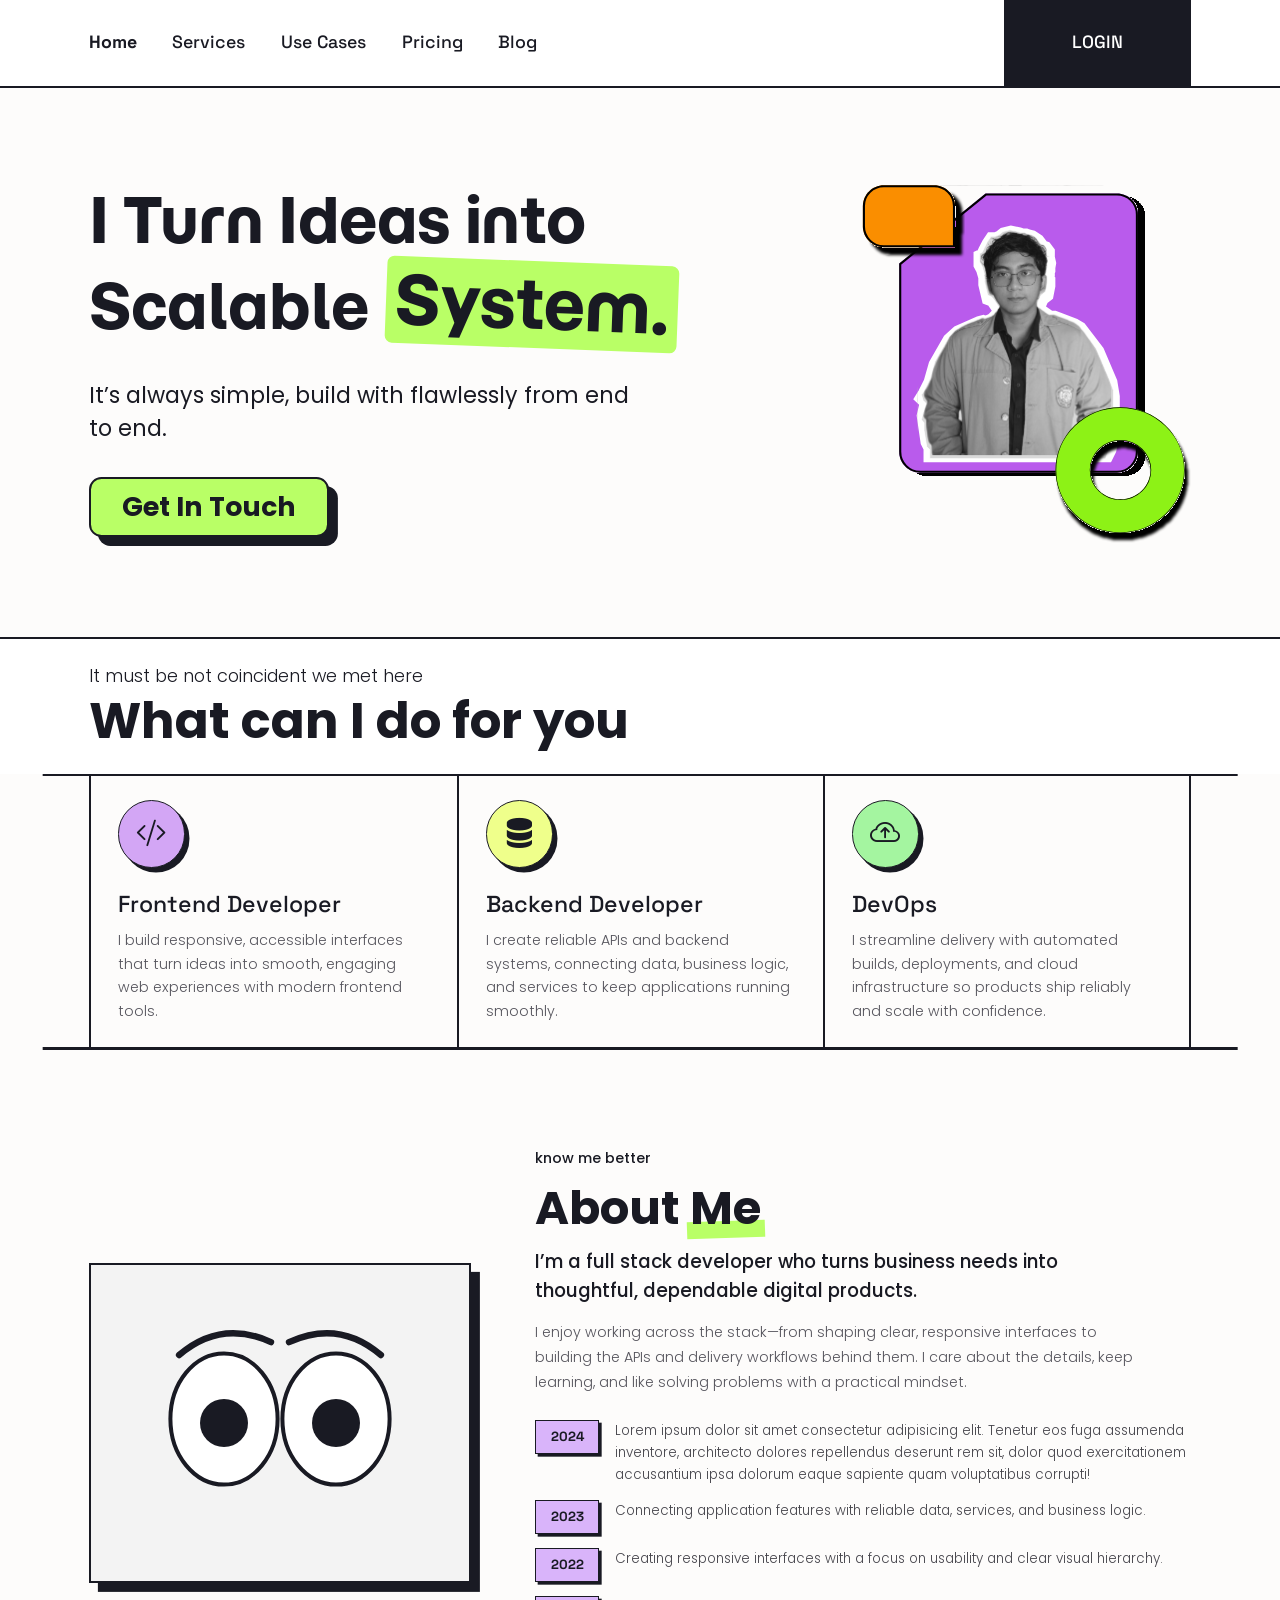
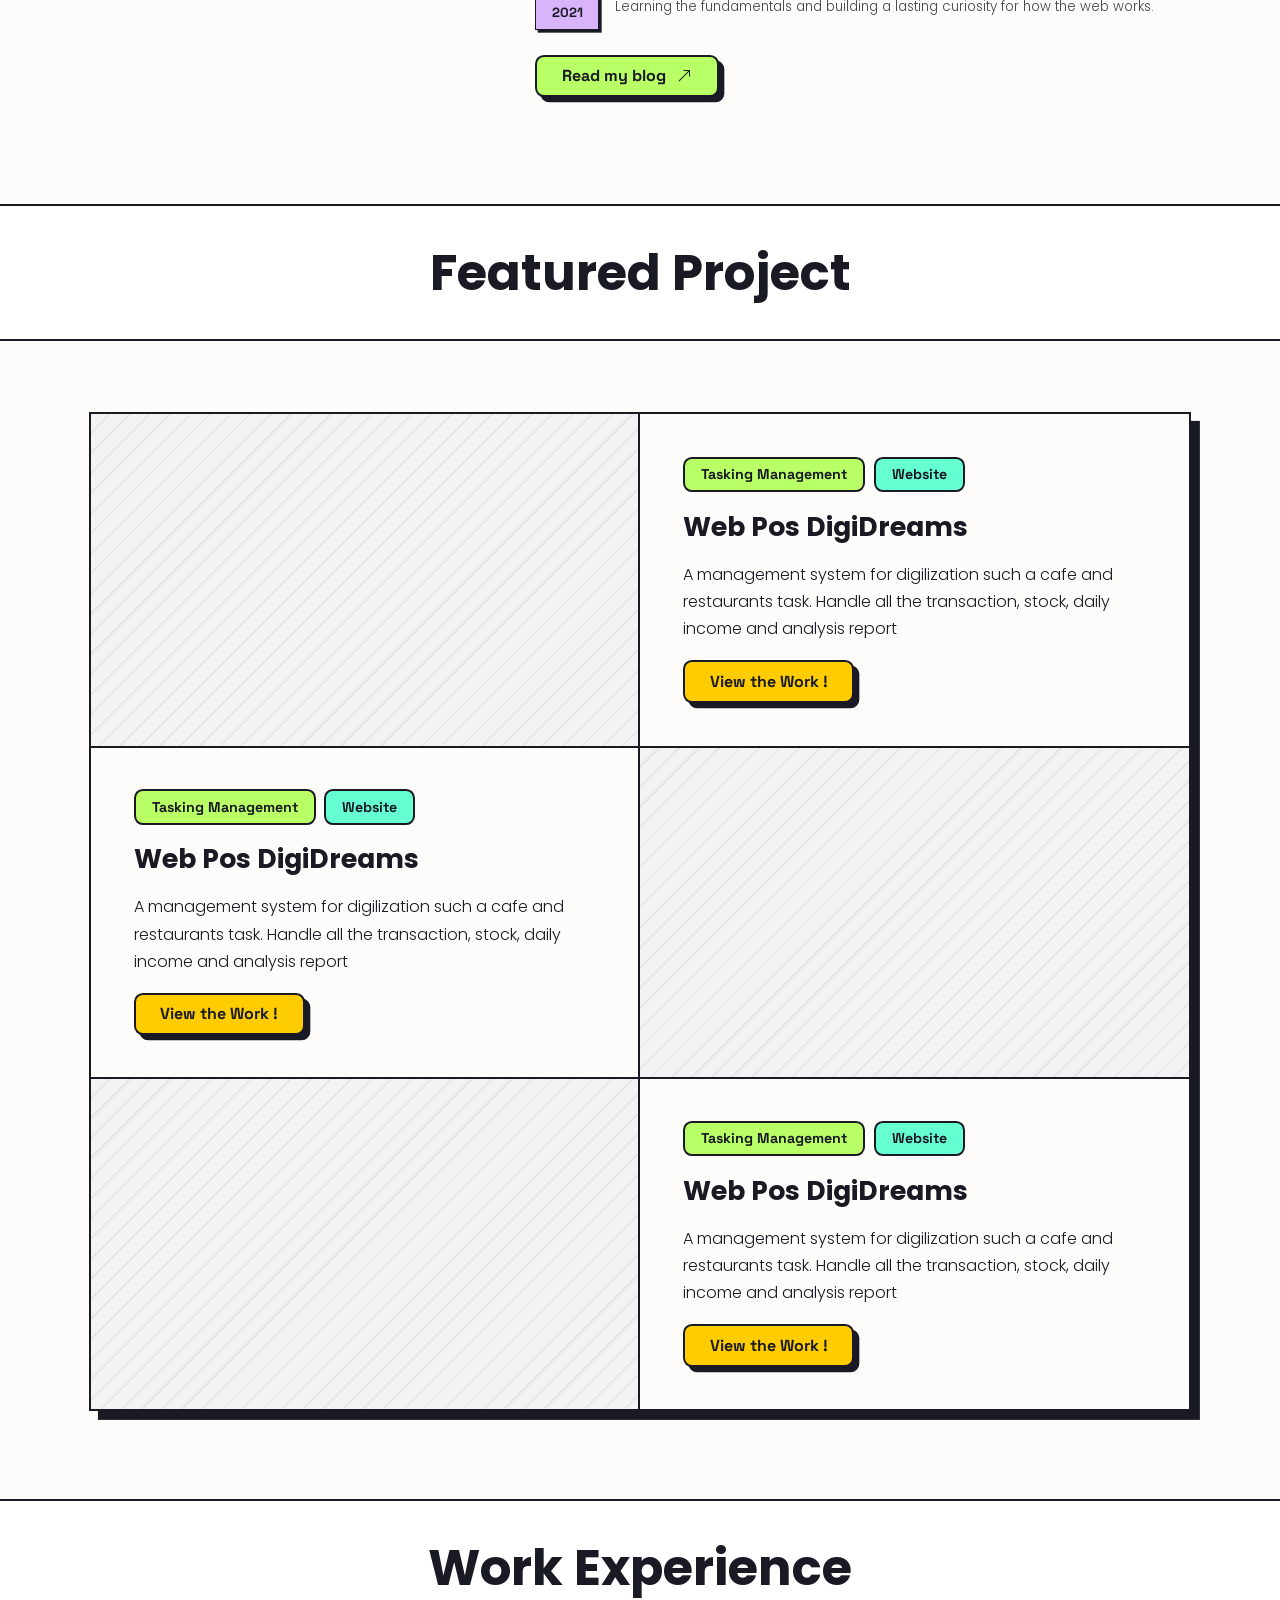
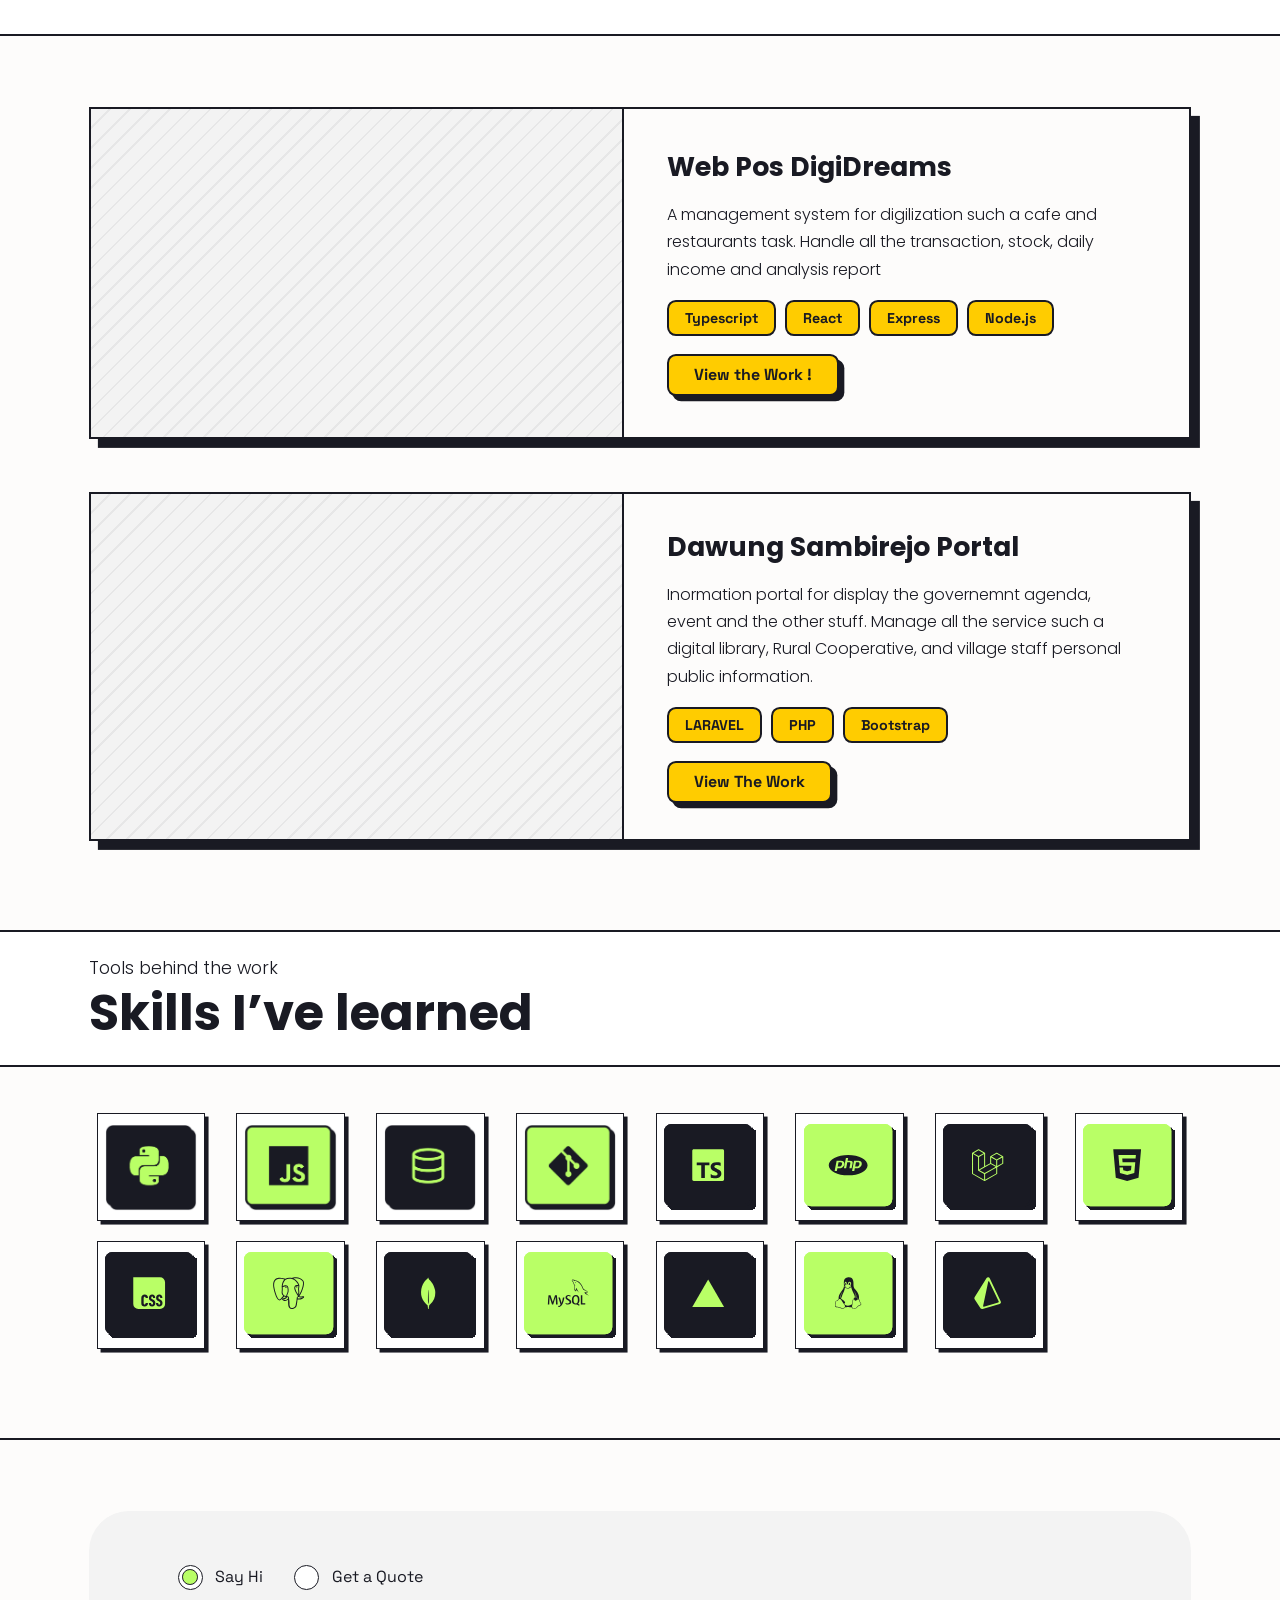
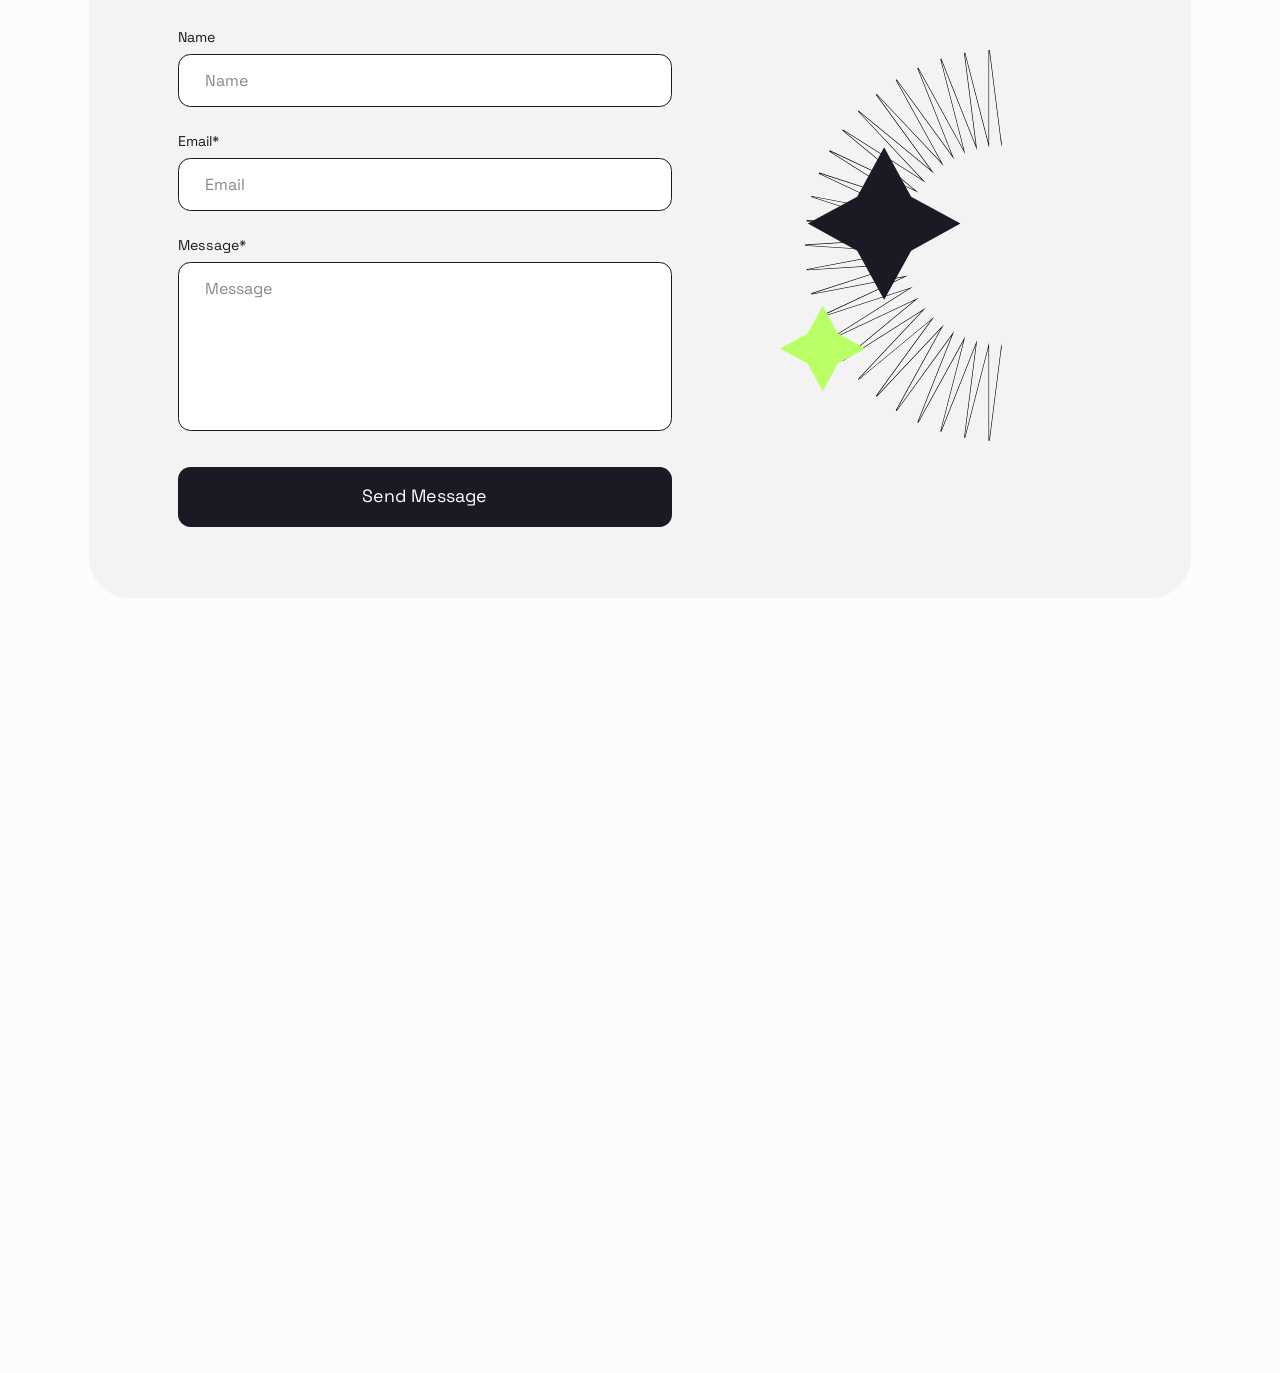
<file: index.html>
<!doctype html>
<html lang="en">
<head>
  <meta charset="utf-8">
  <meta name="viewport" content="width=device-width, initial-scale=1">
  <title>Portfolio — Fullstack Developer</title>
  <link rel="preconnect" href="https://fonts.googleapis.com">
  <link rel="preconnect" href="https://fonts.gstatic.com" crossorigin>
  <link rel="stylesheet" href="https://cdn.jsdelivr.net/npm/bootstrap-icons@1.11.3/font/bootstrap-icons.min.css">
  <link href="https://fonts.googleapis.com/css2?family=Momo+Trust+Display&family=Poppins:wght@300;400;700&family=Space+Grotesk:wght@400;500;700&display=swap" rel="stylesheet">
  <link rel="stylesheet" href="styles.css">
</head>
<body>

  <!-- NAVBAR -->
  <header class="nav">
    <div class="wrap nav__row">
      <nav class="nav__links" aria-label="Main">
        <a href="#home" class="is-active">Home</a>
        <a href="#services">Services</a>
        <a href="#projects">Use Cases</a>
        <a href="#experience">Pricing</a>
        <a href="#contact">Blog</a>
      </nav>
      <a class="nav__login" href="#contact">LOGIN</a>
    </div>
  </header>

  <main>
    <!-- HERO -->
    <section class="hero" id="home">
      <div class="wrap hero__row">
        <div class="hero__content">
          <h1 class="hero__title">
            <span class="hero__line">I Turn Ideas into</span>
            <span class="hero__line">Scalable <span class="hero__hl">System.</span></span>
          </h1>
          <p class="hero__desc">It’s always simple, build with flawlessly from end to end.</p>
          <a class="btn btn--cta" href="#contact">Get In Touch</a>
        </div>
        <img class="hero__art" src="assets/hero-art.svg" width="424" height="497" alt="Portrait on a purple panel with an orange tab and a green ring">
      </div>
    </section>

    <!-- SERVICES -->
    <section class="strip strip--open" id="services">
      <div class="wrap strip__text">
      <p class="eyebrow">It must be not coincident we met here</p>
        <h2 class="title">What can I do for you</h2>
      </div>
    </section>
    <div class="trio" aria-label="Services">
      <article class="trio__cell">
        <span class="service-icon service-icon--purple" aria-hidden="true"><i class="bi bi-code-slash"></i></span>
        <h3 class="service-title">Frontend Developer</h3>
        <p class="service-desc">I build responsive, accessible interfaces that turn ideas into smooth, engaging web experiences with modern frontend tools.</p>
      </article>
      <article class="trio__cell">
        <span class="service-icon service-icon--yellow" aria-hidden="true"><i class="bi bi-server"></i></span>
        <h3 class="service-title">Backend Developer</h3>
        <p class="service-desc">I create reliable APIs and backend systems, connecting data, business logic, and services to keep applications running smoothly.</p>
      </article>
      <article class="trio__cell">
        <span class="service-icon service-icon--green" aria-hidden="true"><i class="bi bi-cloud-arrow-up"></i></span>
        <h3 class="service-title">DevOps</h3>
        <p class="service-desc">I streamline delivery with automated builds, deployments, and cloud infrastructure so products ship reliably and scale with confidence.</p>
      </article>
    </div>

    <!-- ABOUT -->
    <section class="about" id="about">
      <div class="wrap about__layout">
        <div class="about__art">
          <div class="eye-box" aria-label="Illustration of eyes that follow your cursor">
            <svg class="eye-art" viewBox="0 0 400 220" role="img" aria-labelledby="eyes-title">
              <title id="eyes-title">Eyes following the cursor</title>
              <ellipse cx="130" cy="105" rx="67" ry="82" fill="#fff" stroke="#191a23" stroke-width="5"/>
              <ellipse cx="270" cy="105" rx="67" ry="82" fill="#fff" stroke="#191a23" stroke-width="5"/>
              <path class="eye-brow eye-brow--left" d="M72 25q58-37 116 0" fill="none" stroke="#191a23" stroke-width="8" stroke-linecap="round"/>
              <path class="eye-brow eye-brow--right" d="M212 25q58-37 116 0" fill="none" stroke="#191a23" stroke-width="8" stroke-linecap="round"/>
              <g class="eye-pupil"><circle cx="130" cy="110" r="30" fill="#191a23"/></g>
              <g class="eye-pupil"><circle cx="270" cy="110" r="30" fill="#191a23"/></g>
              <ellipse class="eye-lid eye-lid--left" cx="130" cy="105" rx="67" ry="82" fill="#f3f3f3" stroke="#191a23" stroke-width="5"/>
              <ellipse class="eye-lid eye-lid--right" cx="270" cy="105" rx="67" ry="82" fill="#f3f3f3" stroke="#191a23" stroke-width="5"/>
            </svg>
          </div>
        </div>
        <div class="about__content">
          <p class="eyebrow">know me better</p>
          <h2 class="title">About <span class="about__highlight">Me</span></h2>
          <p class="about__lead">I’m a full stack developer who turns business needs into thoughtful, dependable digital products.</p>
          <p class="about__body">I enjoy working across the stack—from shaping clear, responsive interfaces to building the APIs and delivery workflows behind them. I care about the details, keep learning, and like solving problems with a practical mindset.</p>
          <div class="about__timeline" aria-label="Development journey by year">
            <article class="about-milestone"><span class="about-milestone__year">2024</span><p>Lorem ipsum dolor sit amet consectetur adipisicing elit. Tenetur eos fuga assumenda inventore, architecto dolores repellendus deserunt rem sit, dolor quod exercitationem accusantium ipsa dolorum eaque sapiente quam voluptatibus corrupti!</p></article>
            <article class="about-milestone"><span class="about-milestone__year">2023</span><p>Connecting application features with reliable data, services, and business logic.</p></article>
            <article class="about-milestone"><span class="about-milestone__year">2022</span><p>Creating responsive interfaces with a focus on usability and clear visual hierarchy.</p></article>
            <article class="about-milestone"><span class="about-milestone__year">2021</span><p>Learning the fundamentals and building a lasting curiosity for how the web works.</p></article>
          </div>
          <a class="btn about__blog" href="blog.html">Read my blog <i class="bi bi-arrow-up-right" aria-hidden="true"></i></a>
        </div>
      </div>
    </section>

    <!-- FEATURED PROJECT -->
    <section class="strip strip--center" id="projects">
      <div class="wrap"><h2 class="title">Featured Project</h2></div>
    </section>
    <section class="block">
      <div class="wrap">
        <div class="frame">
          <div class="prow">
            <div class="slot" aria-hidden="true"></div>
            <article class="cardbody">
              <div class="tags"><span class="tag tag--green">Tasking Management</span><span class="tag tag--mint">Website</span></div>
              <h3 class="card-title">Web Pos DigiDreams</h3>
              <p class="body">A management system for digilization such a cafe and restaurants task. Handle all the transaction, stock, daily income and analysis report</p>
              <a class="btn" href="#">View the Work !</a>
            </article>
          </div>
          <div class="prow">
            <article class="cardbody">
              <div class="tags"><span class="tag tag--green">Tasking Management</span><span class="tag tag--mint">Website</span></div>
              <h3 class="card-title">Web Pos DigiDreams</h3>
              <p class="body">A management system for digilization such a cafe and restaurants task. Handle all the transaction, stock, daily income and analysis report</p>
              <a class="btn" href="#">View the Work !</a>
            </article>
            <div class="slot" aria-hidden="true"></div>
          </div>
          <div class="prow">
            <div class="slot" aria-hidden="true"></div>
            <article class="cardbody">
              <div class="tags"><span class="tag tag--green">Tasking Management</span><span class="tag tag--mint">Website</span></div>
              <h3 class="card-title">Web Pos DigiDreams</h3>
              <p class="body">A management system for digilization such a cafe and restaurants task. Handle all the transaction, stock, daily income and analysis report</p>
              <a class="btn" href="#">View the Work !</a>
            </article>
          </div>
        </div>
      </div>
    </section>

    <!-- WORK EXPERIENCE -->
    <section class="strip strip--center" id="experience">
      <div class="wrap"><h2 class="title">Work Experience</h2></div>
    </section>
    <section class="block block--stack">
      <div class="wrap">
        <article class="frame wcard">
          <div class="slot" aria-hidden="true"></div>
          <div class="cardbody">
            <h3 class="card-title">Web Pos DigiDreams</h3>
            <p class="body">A management system for digilization such a cafe and restaurants task. Handle all the transaction, stock, daily income and analysis report</p>
            <div class="tags"><span class="tag tag--yellow">Typescript</span><span class="tag tag--yellow">React</span><span class="tag tag--yellow">Express</span><span class="tag tag--yellow">Node.js</span></div>
            <a class="btn" href="#">View the Work !</a>
          </div>
        </article>
        <article class="frame wcard">
          <div class="slot" aria-hidden="true"></div>
          <div class="cardbody">
            <h3 class="card-title">Dawung Sambirejo Portal</h3>
            <p class="body">Inormation portal for display the governemnt agenda, event and the other stuff. Manage all the service such a digital library, Rural Cooperative, and village staff personal public information.</p>
            <div class="tags"><span class="tag tag--yellow">LARAVEL</span><span class="tag tag--yellow">PHP</span><span class="tag tag--yellow">Bootstrap</span></div>
            <a class="btn" href="#">View The Work</a>
          </div>
        </article>
      </div>
    </section>

    <!-- SKILLS -->
    <section class="strip skills-heading">
      <div class="wrap strip__text">
        <p class="eyebrow">Tools behind the work</p>
        <h2 class="title">Skills I’ve learned</h2>
      </div>
    </section>
    <section class="skills">
      <div class="wrap">
        <div class="skills__card">
          <img class="skill" src="assets/skill-python.png" width="201" height="189" alt="Python">
          <img class="skill" src="assets/skill-javascript.png" width="201" height="189" alt="JavaScript">
          <img class="skill" src="assets/skill-database.png" width="200" height="189" alt="SQL / Database">
          <img class="skill" src="assets/skill-git.png" width="200" height="189" alt="Git">
          <img class="skill" src="assets/typescript.svg" width="201" height="189" alt="TypeScript">
          <img class="skill" src="assets/php.svg" width="201" height="189" alt="PHP">
          <img class="skill" src="assets/laravel.svg" width="201" height="189" alt="Laravel">
          <img class="skill" src="assets/html.svg" width="201" height="189" alt="HTML">
          <img class="skill" src="assets/css.svg" width="201" height="189" alt="CSS">
          <img class="skill" src="assets/postgresql.svg" width="201" height="189" alt="PostgreSQL">
          <img class="skill" src="assets/mongodb.svg" width="201" height="189" alt="MongoDB">
          <img class="skill" src="assets/mysql.svg" width="201" height="189" alt="MySQL">
          <img class="skill" src="assets/vercel.svg" width="201" height="189" alt="Vercel">
          <img class="skill" src="assets/linux.svg" width="201" height="189" alt="Linux">
          <img class="skill" src="assets/prisma.svg" width="201" height="189" alt="Prisma">
        </div>
      </div>
    </section>

    <hr class="rule">

    <!-- CONTACT -->
    <section class="contact" id="contact">
      <div class="wrap">
        <div class="contact__box">
          <form class="form" id="contact-form" novalidate>
            <div class="form__radios" role="radiogroup" aria-label="Topic">
              <label class="radio"><input type="radio" name="topic" value="hi" checked><span class="radio__dot"></span><span class="radio__label">Say Hi</span></label>
              <label class="radio"><input type="radio" name="topic" value="quote"><span class="radio__dot"></span><span class="radio__label">Get a Quote</span></label>
            </div>
            <div class="form__fields">
              <div class="field"><label for="f-name">Name</label><input id="f-name" name="name" type="text" placeholder="Name" autocomplete="name"></div>
              <div class="field"><label for="f-email">Email*</label><input id="f-email" name="email" type="email" placeholder="Email" autocomplete="email" required></div>
              <div class="field"><label for="f-msg">Message*</label><textarea id="f-msg" name="message" placeholder="Message" required></textarea></div>
            </div>
            <button class="form__submit" type="submit">Send Message</button>
          </form>
          <img class="contact__art" src="assets/contact-art.svg" width="470" height="762" alt="">
        </div>
      </div>
    </section>
  </main>

  <script src="script.js"></script>
</body>
</html>
</file>
<file: styles.css>
/* =========================================================
   Design tokens (from the Figma file, unified)
   ========================================================= */
:root {
  --ink: #191a23;
  --green: #b9ff66;
  --yellow: #ffcc00;
  --mint: #66ffd1;
  --purple: #b95beb;
  --orange: #fa8e00;
  --grey: #f3f3f3;
  --paper: #fdfcfb;
  --placeholder: #898989;

  --line: 3px;                      /* every structural line */
  --shadow-sm: 6px 6px 0 var(--ink);   /* buttons */
  --shadow-lg: 10px 10px 0 var(--ink); /* CTA + framed blocks */
  --r-sm: 10px;                     /* tags, buttons */
  --r-md: 14px;                     /* CTA, inputs */
  --r-lg: 45px;                     /* big standalone panels */

  --f-body: 'Poppins', sans-serif;
  --f-ui: 'Space Grotesk', sans-serif;
  --f-display: 'Momo Trust Display', 'Poppins', sans-serif;
}

*, *::before, *::after { box-sizing: border-box; margin: 0; padding: 0; }
html { scroll-behavior: smooth; }
body {
  background: var(--paper);
  color: var(--ink);
  font-family: var(--f-body);
  font-weight: 300;
  overflow-x: hidden;
}
img { display: block; max-width: none; }
a { color: inherit; text-decoration: none; }

/* One content column: 100px margins on a 1440 canvas */
.wrap { width: 1240px; margin: 0 auto; }

/* =========================================================
   Typography — bold = titles/labels, regular = lead, light = body
   ========================================================= */
.title { font: 700 56px/1.15 var(--f-body); }
.eyebrow { font: 300 20px/1.5 var(--f-body); }
.lead { font: 400 24px/1.5 var(--f-body); }
.body { font: 300 18px/1.7 var(--f-body); }
.card-title { font: 700 30px/1.25 var(--f-body); }

/* =========================================================
   Shared components
   ========================================================= */
.btn {
  display: inline-flex; align-items: center; justify-content: center;
  height: 48px; padding: 0 28px;
  background: var(--yellow); color: var(--ink);
  border: var(--line) solid var(--ink); border-radius: var(--r-sm);
  box-shadow: var(--shadow-sm);
  font: 700 18px/1 var(--f-ui); white-space: nowrap;
  transition: transform .12s, box-shadow .12s;
}
.btn:hover { transform: translate(3px, 3px); box-shadow: 3px 3px 0 var(--ink); }
.btn:active { transform: translate(6px, 6px); box-shadow: 0 0 0 var(--ink); }
.btn--cta {
  height: 68px; padding: 0 35px; background: var(--green);
  border-radius: var(--r-md); box-shadow: var(--shadow-lg);
  font: 700 30px/1 var(--f-body);
}
.btn--cta:hover { transform: translate(5px, 5px); box-shadow: 5px 5px 0 var(--ink); }
.btn--cta:active { transform: translate(10px, 10px); box-shadow: 0 0 0 var(--ink); }

.tags { display: flex; flex-wrap: wrap; gap: 10px; }
.tag {
  display: inline-flex; align-items: center; height: 40px; padding: 0 18px;
  border: var(--line) solid var(--ink); border-radius: var(--r-sm);
  font: 700 16px/1 var(--f-ui); white-space: nowrap;
}
.tag--green { background: var(--green); }
.tag--mint { background: var(--mint); }
.tag--yellow { background: var(--yellow); }

/* Full-bleed section strips: lines run edge to edge */
.strip {
  display: flex; align-items: center; height: 154px; background: #fff;
  border-top: var(--line) solid var(--ink); border-bottom: var(--line) solid var(--ink);
}
.strip--open { border-bottom: 0; }          /* the cards below supply this line */
.strip--center .wrap { text-align: center; }
.strip__text { display: flex; flex-direction: column; gap: 2px; }

/* Framed block: one border, one shadow, flush internal dividers */
.frame {
  background: var(--paper);
  border: var(--line) solid var(--ink); box-shadow: var(--shadow-lg);
}
.block { padding: 80px 0 100px; }
.block--stack .wrap { display: flex; flex-direction: column; gap: 60px; }

/* Empty image slot (project screenshots go here) */
.slot {
  background:
    repeating-linear-gradient(135deg, transparent 0 14px, rgba(25, 26, 35, .06) 14px 16px),
    var(--grey);
}

/* Card text column shared by projects + work experience */
.cardbody {
  display: flex; flex-direction: column; align-items: flex-start; justify-content: center;
  gap: 20px; padding: 40px 48px;
}
.cardbody .body { max-width: 520px; }

/* =========================================================
   Navbar
   ========================================================= */
.nav { background: #fff; border-bottom: var(--line) solid var(--ink); }
.nav__row { height: 97px; display: flex; justify-content: space-between; align-items: stretch; }
.nav__links { display: flex; align-items: center; gap: 40px; font: 500 20px/1 var(--f-ui); }
.nav__links a { transition: opacity .15s; }
.nav__links a:hover { opacity: .55; }
.nav__links a.is-active { font-weight: 700; }
.nav__login {
  width: 211px; display: flex; align-items: center; justify-content: center;
  background: var(--ink); color: #fff; font: 500 20px/1 var(--f-ui);
  transition: background .15s, color .15s;
}
.nav__login:hover { background: var(--green); color: var(--ink); }

/* =========================================================
   Hero
   ========================================================= */
.hero { padding: 56px 0 64px; }
.hero__row { display: flex; align-items: center; justify-content: space-between; }
.hero__content { display: flex; flex-direction: column; align-items: flex-start; gap: 35px; }
.hero__title { font: 400 70px/1.3 var(--f-display); }
.hero__line { display: block; }
.hero__hl {
  display: inline-block; padding: 0 10px; margin-left: 4px;
  background: var(--green); border-radius: 8px;
  font-size: 75px; transform: rotate(2.2deg);
}
.hero__desc { width: 613px; font: 400 25px/1.5 var(--f-body); }
.hero__art { width: 424px; height: 497px; flex: none; }

/* =========================================================
   Services
   ========================================================= */
.trio {
  display: grid; grid-template-columns: repeat(3, 1fr); min-height: 286px; background: var(--paper);
  position: relative; width: calc(100% - 48px); max-width: 1240px; margin: 0 auto;
  border-left: var(--line) solid var(--ink); border-right: var(--line) solid var(--ink);
}
.trio::before, .trio::after {
  content: ''; position: absolute; left: 50%; width: calc(100vw + 64px); height: var(--line);
  background: var(--ink); transform: translateX(-50%);
}
.trio::before { top: 0; }
.trio::after { bottom: 0; }
.trio__cell + .trio__cell { border-left: var(--line) solid var(--ink); }
.trio__cell { min-width: 0; display: flex; flex-direction: column; align-items: flex-start; padding: 30px; }
.service-icon {
  width: 76px; height: 76px; display: grid; place-items: center; margin-bottom: 25px;
  border: 2px solid var(--ink); border-radius: 50%; box-shadow: 5px 5px 0 var(--ink);
  font-size: 34px; line-height: 1;
}
.service-icon--purple { background: #d3a6f5; }
.service-icon--yellow { background: #efff8b; }
.service-icon--green { background: #a4f5a0; }
.service-title { margin-bottom: 12px; font: 500 26px/1.25 var(--f-ui); }
.service-desc { max-width: 460px; color: #55545c; font: 300 16px/1.65 var(--f-body); }
@media (max-width: 900px) {
  .trio {
    grid-template-columns: 1fr; gap: 18px; min-height: 0;
    border: 0;
  }
  .trio::before, .trio::after { display: none; }
  .trio__cell, .trio__cell + .trio__cell {
    padding: 28px 24px; border: var(--line) solid var(--ink);
  }
}

/* =========================================================
   About
   ========================================================= */
.about { padding: 110px 0 120px; }
.about__layout { display: grid; grid-template-columns: 430px minmax(0, 1fr); gap: 72px; align-items: center; }
.about__art { min-width: 0; }
.eye-box { display: grid; place-items: center; min-height: 360px; padding: 30px; background: #f3f3f3; border: var(--line) solid var(--ink); box-shadow: var(--shadow-lg); }
.eye-art { display: block; width: 100%; max-width: 360px; overflow: visible; }
.eye-pupil { transition: transform .07s ease-out; }
.eye-brow { transform-box: fill-box; transform-origin: center; transition: transform .2s ease-in-out; }
.eye-lid { transform-box: fill-box; transform-origin: center; transform: scaleY(0); transition: transform .12s ease-out; }
.eye-box.is-blinking .eye-lid { transform: scaleY(1); transition: transform .09s ease-in; }
.eye-box.is-curious .eye-brow--left { transform: translateY(-8px) rotate(-8deg); }
.eye-box.is-curious .eye-brow--right { transform: translateY(-8px) rotate(8deg); }
.eye-box.is-surprised .eye-brow--left { transform: translateY(-13px) rotate(-5deg) scale(1.08); }
.eye-box.is-surprised .eye-brow--right { transform: translateY(-13px) rotate(5deg) scale(1.08); }
.about__content { display: flex; flex-direction: column; align-items: flex-start; gap: 16px; }
.about__content > .eyebrow { font-size: 16px; font-weight: 500; }
.about__content > .title { font-size: 52px; line-height: 1.1; }
.about__highlight { position: relative; z-index: 0; }
.about__highlight::after { content: ''; position: absolute; z-index: -1; left: -4px; right: -4px; bottom: 3px; height: 19px; background: var(--green); transform: rotate(-2deg); }
.about__lead { max-width: 690px; font: 500 21px/1.55 var(--f-body); }
.about__body { max-width: 690px; color: #55545c; font: 300 16px/1.75 var(--f-body); }
.about__timeline { display: flex; flex-direction: column; gap: 16px; width: 100%; margin: 12px 0 8px; }
.about-milestone { display: grid; grid-template-columns: 72px minmax(0, 1fr); align-items: start; gap: 18px; }
.about-milestone__year { display: inline-flex; min-height: 38px; align-items: center; justify-content: center; padding: 0 8px; background: #d9b4fa; border: 2px solid var(--ink); box-shadow: 3px 3px 0 var(--ink); font: 700 15px/1 var(--f-ui); }
.about-milestone p { color: #45444b; font: 300 15px/1.65 var(--f-body); }
.about__blog { gap: 12px; margin-top: 4px; background: var(--green); }
.about__blog i { font-size: 17px; }
.blog-home { display: flex; align-items: center; font: 500 18px/1 var(--f-ui); }
.blog-page { padding-top: 90px; padding-bottom: 120px; }
.blog-page > .title { margin: 10px 0 18px; }
.blog-intro { max-width: 700px; color: #55545c; font: 300 19px/1.7 var(--f-body); }
.blog-list { display: grid; gap: 24px; margin-top: 54px; }
.blog-post { padding: 30px 34px; background: #fff; border: var(--line) solid var(--ink); box-shadow: var(--shadow-lg); }
.blog-post h2 { margin: 20px 0 12px; font: 700 25px/1.3 var(--f-ui); }
.blog-post p { max-width: 850px; color: #55545c; font: 300 16px/1.75 var(--f-body); }
@media (max-width: 1000px) {
  .about__layout { grid-template-columns: minmax(0, 1fr); gap: 44px; }
  .about__art { width: min(100%, 520px); margin: 0 auto; }
  .eye-box { min-height: 340px; }
}
@media (max-width: 600px) {
  .about { padding: 72px 0; }
  .about__content > .title { font-size: 42px; }
  .about__lead { font-size: 18px; }
  .eye-box { min-height: 260px; padding: 24px; }
  .about-milestone { grid-template-columns: 66px minmax(0, 1fr); gap: 14px; }
  .blog-page { padding-top: 64px; padding-bottom: 80px; }
  .blog-post { padding: 24px 20px; }
  .blog-post h2 { font-size: 21px; }
}

/* =========================================================
   Featured projects (3 rows: slot | text, text | slot, slot | text)
   ========================================================= */
.prow { display: grid; grid-template-columns: 1fr 1fr; min-height: 373px; }
.prow + .prow { border-top: var(--line) solid var(--ink); }
.prow > :first-child { border-right: var(--line) solid var(--ink); }

/* Work experience: image slot flush left, text right */
.wcard { display: grid; grid-template-columns: 600px 1fr; min-height: 373px; }
.wcard > .slot { border-right: var(--line) solid var(--ink); }

/* =========================================================
   Skills
   ========================================================= */
.skills { padding: 52px 0 100px; }
.skills__card {
  display: grid; grid-template-columns: repeat(8, minmax(0, 1fr)); justify-items: center;
  gap: 22px 18px; padding: 0;
}
.skill {
  display: block; width: 100%; max-width: 122px; aspect-ratio: 1; height: auto;
  object-fit: contain; padding: 8px; background: #fff; border: 2px solid var(--ink);
  box-shadow: 4px 4px 0 var(--ink); transition: transform .15s, box-shadow .15s;
}
.skill:hover { transform: translate(-2px, -2px); box-shadow: 6px 6px 0 var(--ink); }
@media (max-width: 1000px) {
  .skills__card { grid-template-columns: repeat(6, minmax(0, 1fr)); gap: 20px 16px; }
}
@media (max-width: 600px) {
  .skills { padding: 36px 0 72px; }
  .skills__card { grid-template-columns: repeat(4, minmax(0, 1fr)); gap: 16px 12px; }
  .skill { padding: 6px; }
}

/* =========================================================
   Contact
   ========================================================= */
.rule { border: 0; border-top: var(--line) solid var(--ink); }
.contact { padding: 80px 0 100px; }
.contact__box {
  position: relative; overflow: hidden; height: 773px;
  background: var(--grey); border-radius: var(--r-lg); padding: 60px 100px 80px;
}
/* the artwork has a baked-in 3px box edge on its top + right: push it out so the box clips it cleanly */
.contact__art { position: absolute; right: -8px; top: -5px; width: 470px; height: 762px; pointer-events: none; }
.form { position: relative; z-index: 1; width: 556px; display: flex; flex-direction: column; gap: 40px; }
.form__radios { display: flex; gap: 35px; }
.radio { position: relative; display: block; height: 28px; cursor: pointer; font: 400 18px/1 var(--f-ui); }
.radio input { position: absolute; opacity: 0; inset: 0; }
.radio__dot { position: absolute; left: 0; top: 0; width: 28px; height: 28px; border: 1px solid var(--ink); border-radius: 50%; background: #fff; }
.radio input:checked + .radio__dot::after { content: ''; position: absolute; inset: 4px; border-radius: 50%; background: var(--green); border: 1px solid var(--ink); }
.radio input:focus-visible + .radio__dot { outline: 2px solid var(--ink); outline-offset: 2px; }
.radio__label { display: block; margin-left: 42px; line-height: 28px; white-space: nowrap; }
.form__fields { display: flex; flex-direction: column; gap: 25px; }
.field { display: flex; flex-direction: column; gap: 5px; }
.field label { font: 400 16px/28px var(--f-ui); }
.field input, .field textarea {
  width: 556px; background: #fff; border: 1px solid var(--ink); border-radius: var(--r-md);
  padding: 18px 30px; font: 400 18px/1.3 var(--f-ui); color: var(--ink); outline: none;
}
.field input { height: 59px; }
.field textarea { height: 190px; resize: none; }
.field input::placeholder, .field textarea::placeholder { color: var(--placeholder); }
.field input:focus, .field textarea:focus { box-shadow: 0 0 0 3px var(--green); }
.field.is-invalid input, .field.is-invalid textarea { border-color: #d33; box-shadow: 0 0 0 3px rgba(221, 51, 51, .25); }
.form__submit {
  width: 556px; height: 68px; background: var(--ink); color: #fff; border: 0; border-radius: var(--r-md); cursor: pointer;
  font: 400 20px/1 var(--f-ui); transition: background .15s, color .15s;
}
.form__submit:hover { background: var(--green); color: var(--ink); }
</file>
